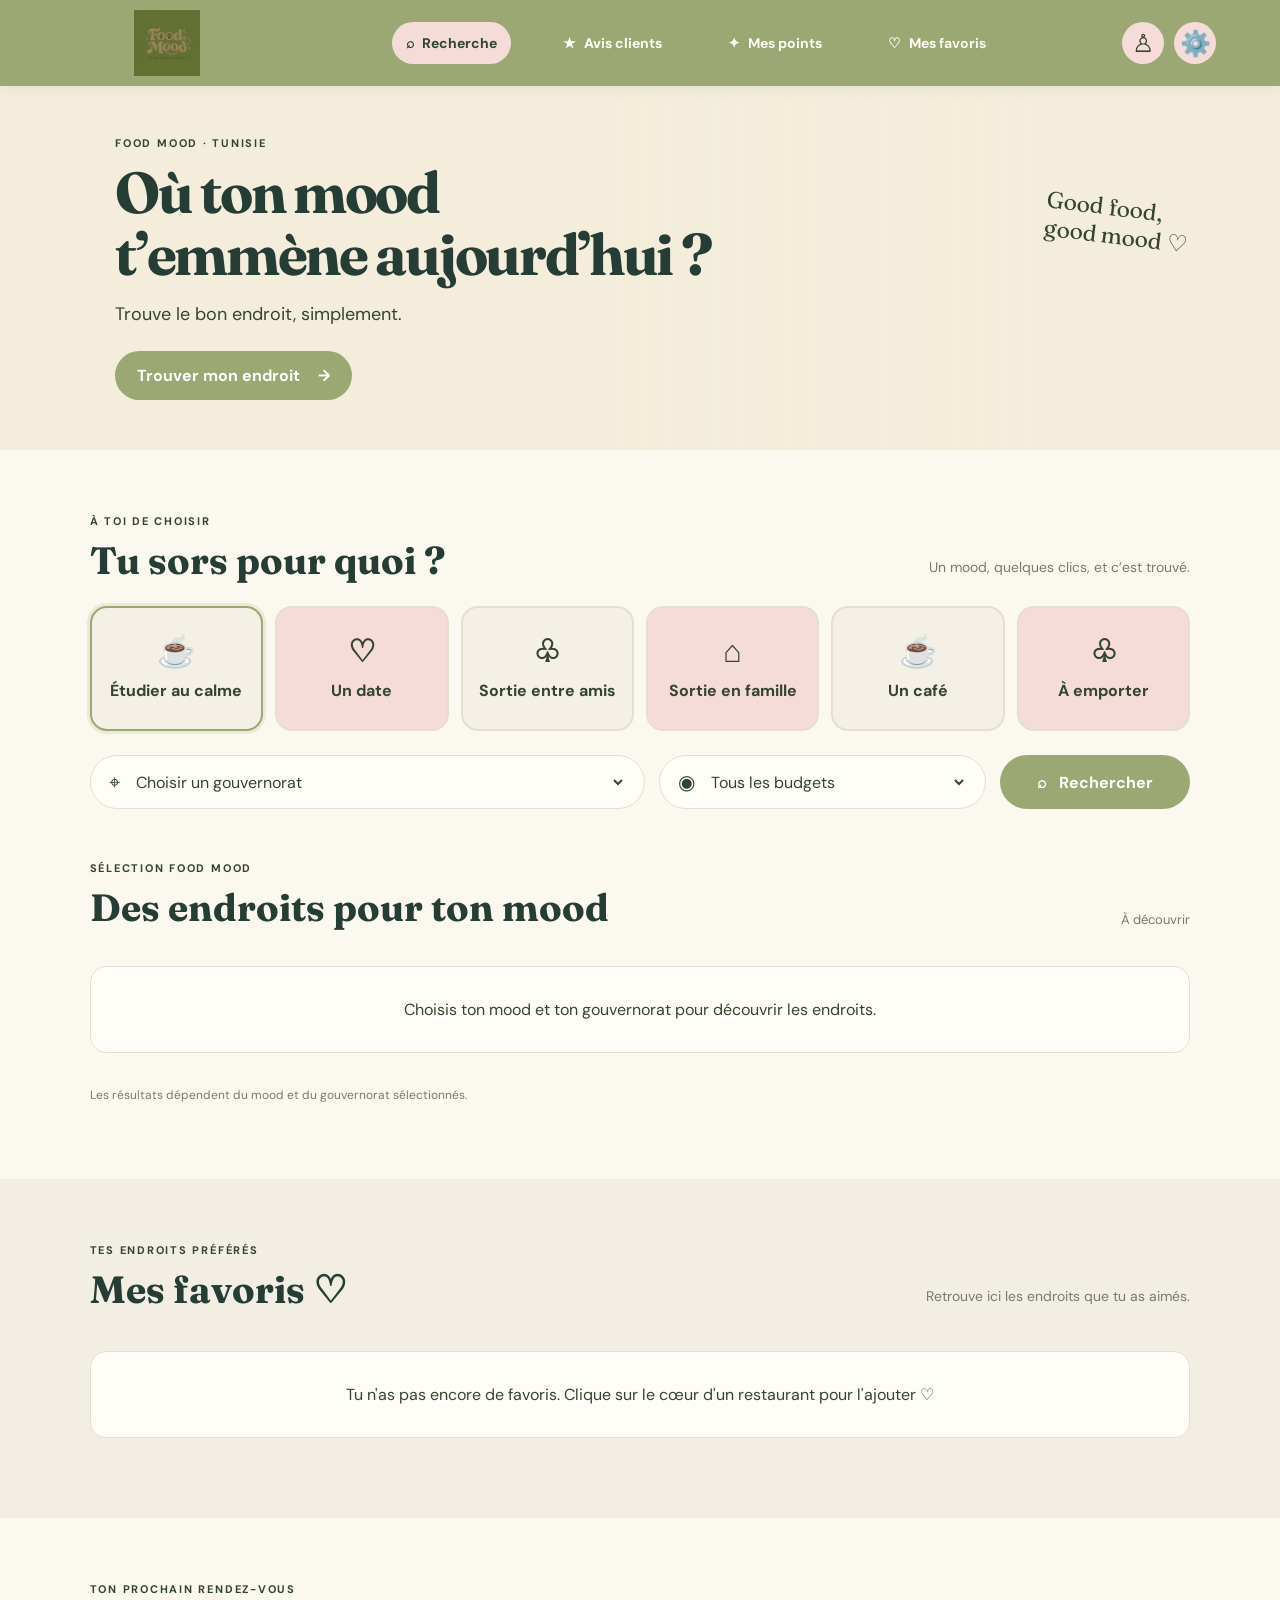
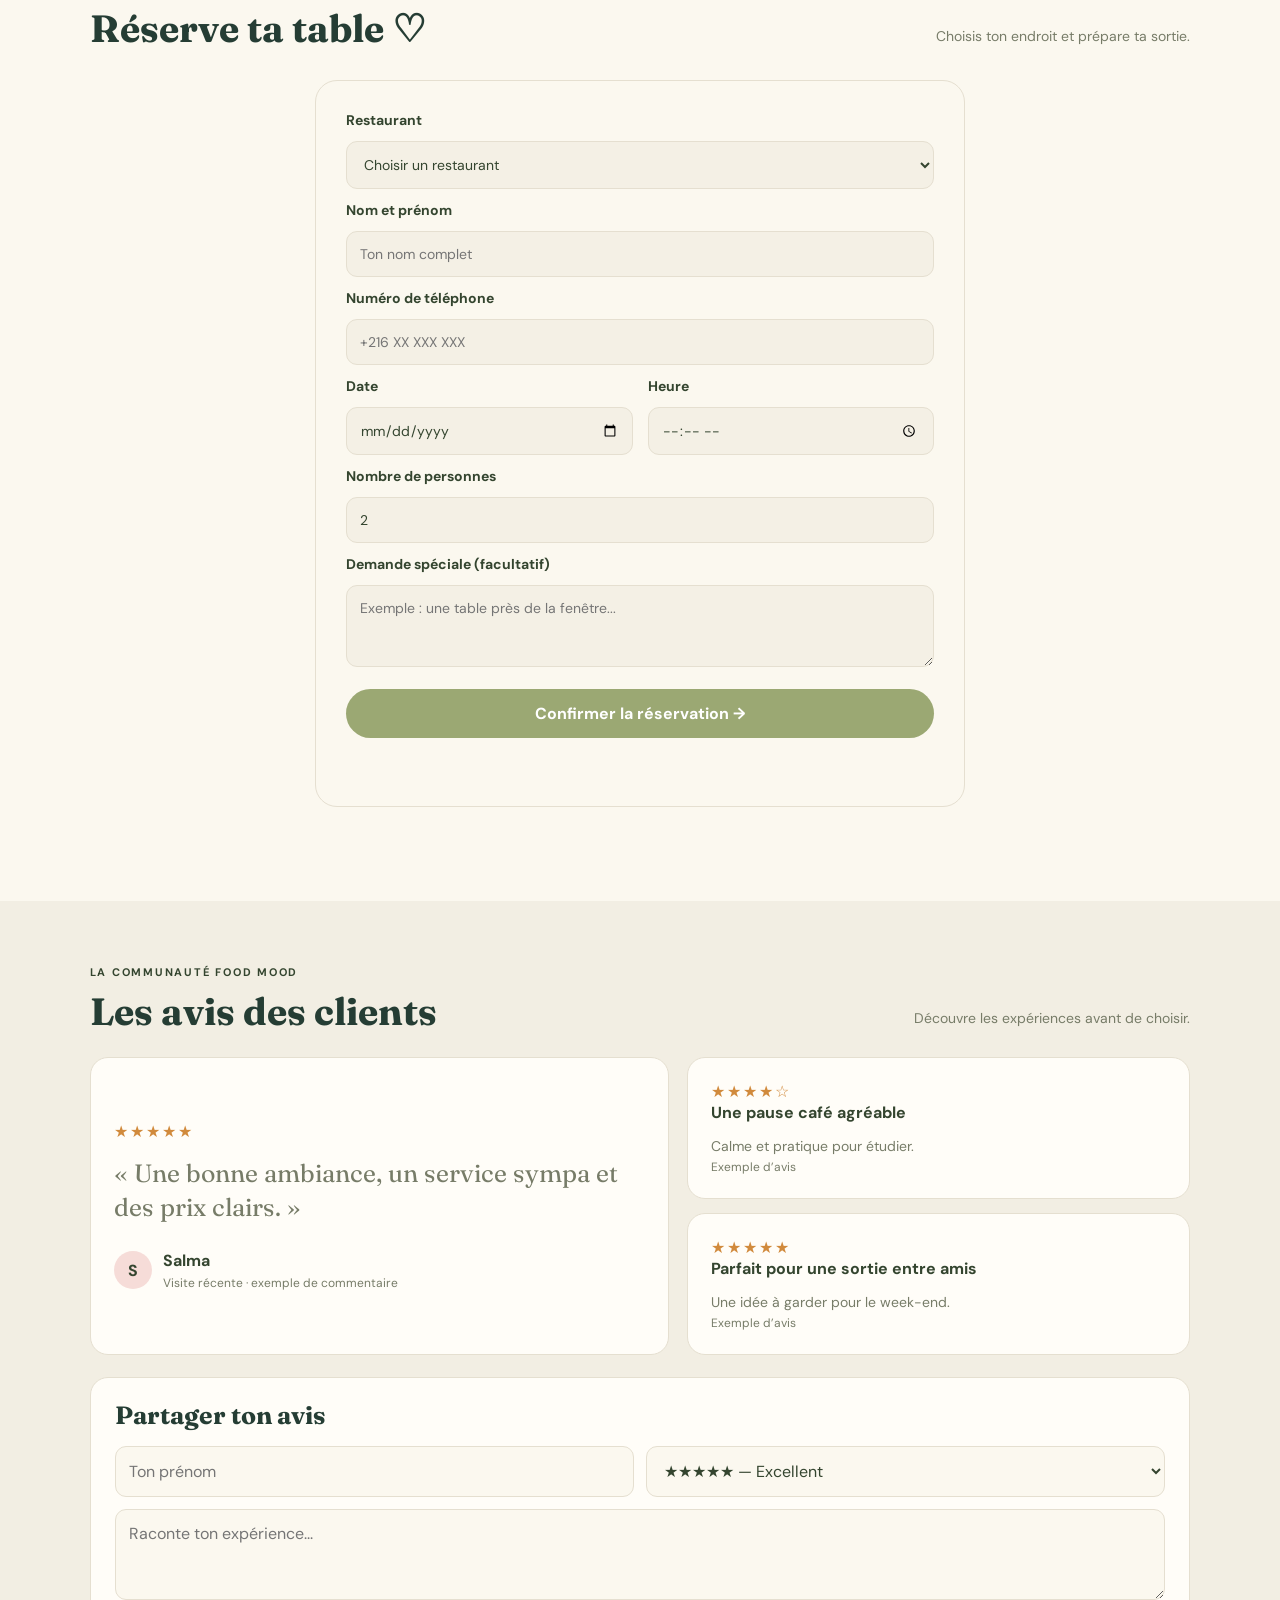
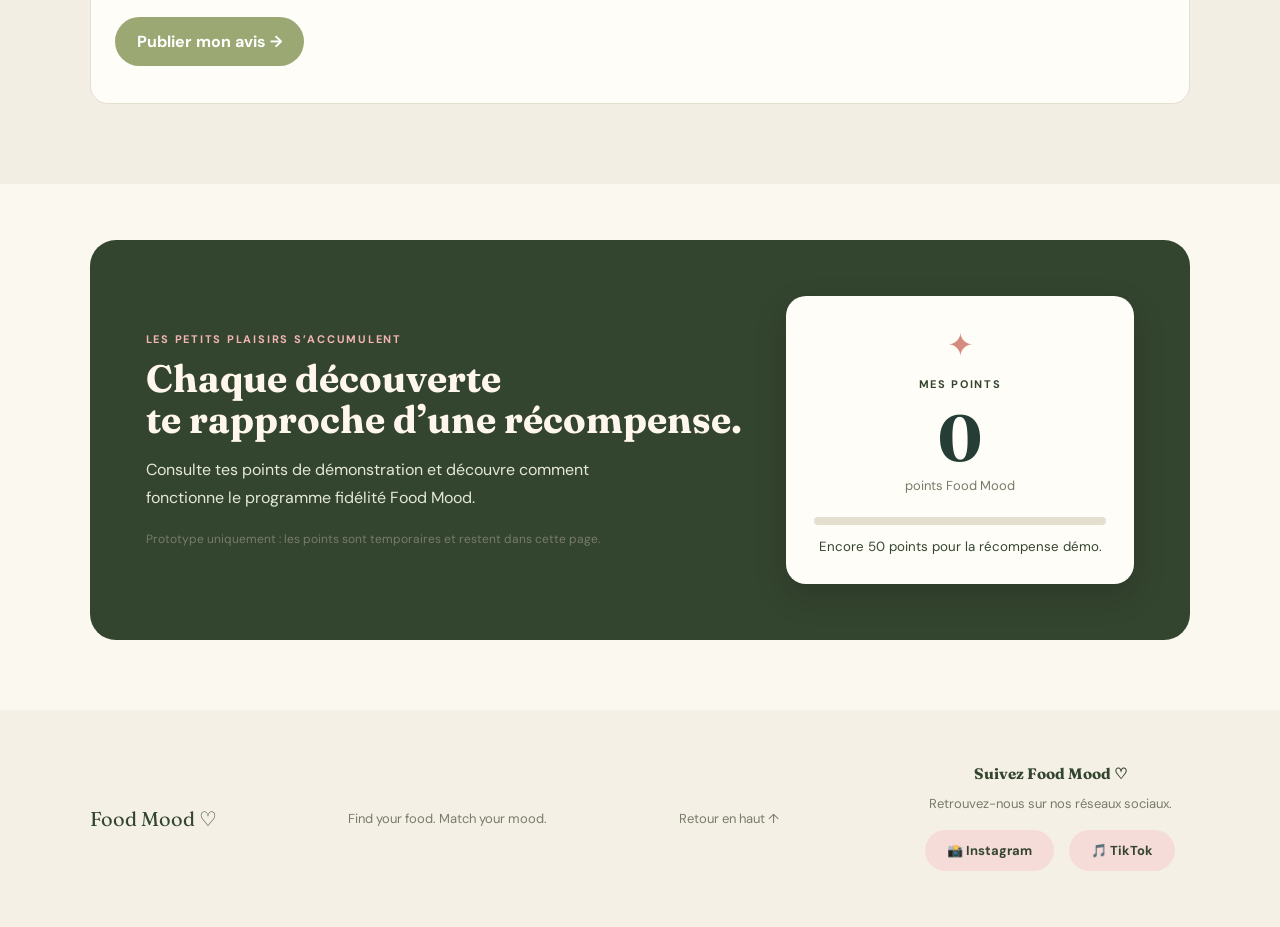
<file: accueil.html>
<!doctype html>
<html lang="fr">
<head>
    <meta charset="UTF-8">
    <meta name="viewport" content="width=device-width, initial-scale=1.0">
    <meta name="description" content="Food Mood — Trouve un restaurant selon ton humeur à Sousse.">

    <title>Food Mood — Find your food. Match your mood.</title>

    <link rel="icon" href="logo.jpeg">
    <link rel="stylesheet" href="style.css">

    <link rel="preconnect" href="https://fonts.googleapis.com">
    <link rel="preconnect" href="https://fonts.gstatic.com" crossorigin>

    <link href="https://fonts.googleapis.com/css2?family=DM+Sans:wght@400;500;600;700&family=Fraunces:wght@600;700&display=swap" rel="stylesheet">
</head>

<body>

<!-- HEADER -->
<header class="topbar">

    <a class="brand" href="#accueil" aria-label="Food Mood, accueil">
        <img src="logo.jpeg" alt="Logo Food Mood">
    </a>

    <nav aria-label="Navigation principale">
        <a class="nav-link active" href="#recherche">⌕ <span>Recherche</span></a>
        <a class="nav-link" href="#avis">★ <span>Avis clients</span></a>
        <a class="nav-link" href="#points">✦ <span>Mes points</span></a>
        <a class="nav-link" href="#favoris">♡ <span>Mes favoris</span></a>
    </nav>

    <div class="header-actions">
        <button class="profile-btn" id="profileBtn" aria-label="Mon profil">♙</button>
        <button class="profile-btn" id="settingsBtn" aria-label="Paramètres">⚙️</button>
    </div>

</header>


<main id="accueil">

    <!-- HERO -->
    <section class="hero">

        <div class="hero-copy">

            <p class="eyebrow">FOOD MOOD · TUNISIE</p>

            <h1>Où ton mood<br>t’emmène aujourd’hui&nbsp;?</h1>

            <p class="hero-subtitle">Trouve le bon endroit, simplement.</p>

            <a class="primary-btn" href="#recherche">
                Trouver mon endroit <span>→</span>
            </a>

        </div>

        <div class="hero-image" role="img" aria-label="Un repas coloré et appétissant"></div>

        <span class="hero-doodle">
            Good food,<br>good mood ♡
        </span>

    </section>


    <!-- RECHERCHE -->
    <section class="section search-section" id="recherche">

        <div class="section-heading">

            <div>
                <p class="eyebrow">À TOI DE CHOISIR</p>
                <h2>Tu sors pour quoi&nbsp;?</h2>
            </div>

            <p class="section-note">
                Un mood, quelques clics, et c’est trouvé.
            </p>

        </div>


        <!-- MOODS -->
        <div class="mood-grid" role="group" aria-label="Choisir une humeur">

            <button class="mood-card selected" data-mood="study">
                <span class="mood-icon">☕</span>
                <span>Étudier au calme</span>
            </button>

            <button class="mood-card" data-mood="date">
                <span class="mood-icon">♡</span>
                <span>Un date</span>
            </button>

            <button class="mood-card" data-mood="friends">
                <span class="mood-icon">♧</span>
                <span>Sortie entre amis</span>
            </button>

            <button class="mood-card" data-mood="family">
                <span class="mood-icon">⌂</span>
                <span>Sortie en famille</span>
            </button>

            <button class="mood-card" data-mood="coffee">
                <span class="mood-icon">☕</span>
                <span>Un café</span>
            </button>

            <button class="mood-card" data-mood="takeaway">
                <span class="mood-icon">♧</span>
                <span>À emporter</span>
            </button>

        </div>


        <!-- FILTRES -->
        <form class="filters" id="searchForm">

            <label class="input-wrap select-wrap">

                <span>⌖</span>

                <select id="governorateSelect" required>

                    <option value="">Choisir un gouvernorat</option>

                    <option value="Tunis">Tunis</option>
                    <option value="Ariana">Ariana</option>
                    <option value="Ben Arous">Ben Arous</option>
                    <option value="Manouba">Manouba</option>
                    <option value="Nabeul">Nabeul</option>
                    <option value="Zaghouan">Zaghouan</option>
                    <option value="Bizerte">Bizerte</option>
                    <option value="Béja">Béja</option>
                    <option value="Jendouba">Jendouba</option>
                    <option value="Le Kef">Le Kef</option>
                    <option value="Siliana">Siliana</option>
                    <option value="Sousse">Sousse</option>
                    <option value="Monastir">Monastir</option>
                    <option value="Mahdia">Mahdia</option>
                    <option value="Sfax">Sfax</option>
                    <option value="Kairouan">Kairouan</option>
                    <option value="Kasserine">Kasserine</option>
                    <option value="Sidi Bouzid">Sidi Bouzid</option>
                    <option value="Gabès">Gabès</option>
                    <option value="Médenine">Médenine</option>
                    <option value="Tataouine">Tataouine</option>
                    <option value="Gafsa">Gafsa</option>
                    <option value="Tozeur">Tozeur</option>
                    <option value="Kébili">Kébili</option>

                </select>

            </label>


            <label class="input-wrap select-wrap">

                <span>◉</span>

                <select id="budgetSelect" aria-label="Budget">

                    <option value="all">Tous les budgets</option>
                    <option value="low">Petit budget · moins de 15 DT</option>
                    <option value="mid">15–30 DT</option>
                    <option value="high">Plus de 30 DT</option>

                </select>

            </label>


            <button class="search-btn" type="submit">
                ⌕ &nbsp; Rechercher
            </button>

        </form>


        <!-- RESULTATS -->
        <div class="results-heading">

            <div>
                <p class="eyebrow">SÉLECTION FOOD MOOD</p>
                <h2 id="resultsTitle">Des endroits pour ton mood</h2>
            </div>

            <span id="resultCount" class="result-count">6 endroits</span>

        </div>

        <div id="restaurantGrid" class="restaurant-grid" aria-live="polite"></div>

        <p class="demo-note">
            Les résultats dépendent du mood et du gouvernorat sélectionnés.
        </p>

    </section>


    <!-- MES FAVORIS -->
    <section class="section favorites-section" id="favoris">

        <div class="section-heading">

            <div>
                <p class="eyebrow">TES ENDROITS PRÉFÉRÉS</p>
                <h2>Mes favoris ♡</h2>
            </div>

            <p class="section-note">
                Retrouve ici les endroits que tu as aimés.
            </p>

        </div>

        <div id="favoritesGrid" class="restaurant-grid" aria-live="polite">

            <p class="empty-state">
                Tu n'as pas encore de favoris.
                Clique sur le cœur d'un restaurant pour l'ajouter ♡
            </p>

        </div>

    </section>


    <!-- RÉSERVATION -->
    <section class="section reservation-section" id="reservation">

        <div class="section-heading">
            <div>
                <p class="eyebrow">TON PROCHAIN RENDEZ-VOUS</p>
                <h2>Réserve ta table ♡</h2>
            </div>

            <p class="section-note">
                Choisis ton endroit et prépare ta sortie.
            </p>
        </div>

        <form id="reservationForm" class="reservation-form">

            <label for="reservationRestaurant">Restaurant</label>
            <select id="reservationRestaurant" required>
                <option value="">Choisir un restaurant</option>
            </select>

            <label for="reservationName">Nom et prénom</label>
            <input
                type="text"
                id="reservationName"
                placeholder="Ton nom complet"
                maxlength="80"
                required
            >

            <label for="reservationPhone">Numéro de téléphone</label>
            <input
                type="tel"
                id="reservationPhone"
                placeholder="+216 XX XXX XXX"
                required
            >

            <div class="reservation-fields">

                <div>
                    <label for="reservationDate">Date</label>
                    <input type="date" id="reservationDate" required>
                </div>

                <div>
                    <label for="reservationTime">Heure</label>
                    <input type="time" id="reservationTime" required>
                </div>

            </div>

            <label for="reservationGuests">Nombre de personnes</label>
            <input
                type="number"
                id="reservationGuests"
                min="1"
                max="20"
                value="2"
                required
            >

            <label for="reservationRequest">
                Demande spéciale (facultatif)
            </label>

            <textarea
                id="reservationRequest"
                rows="3"
                maxlength="300"
                placeholder="Exemple : une table près de la fenêtre..."
            ></textarea>

            <button type="submit" class="primary-btn">
                Confirmer la réservation →
            </button>

            <p id="reservationMessage"
               class="form-message"
               aria-live="polite"></p>

        </form>

    </section>


    <!-- AVIS CLIENTS -->
    <section class="section review-section" id="avis">

        <div class="section-heading">

            <div>
                <p class="eyebrow">LA COMMUNAUTÉ FOOD MOOD</p>
                <h2>Les avis des clients</h2>
            </div>

            <p class="section-note">
                Découvre les expériences avant de choisir.
            </p>

        </div>


        <div class="review-layout">

            <div class="review-card featured-review">

                <div class="review-stars">★★★★★</div>

                <p class="review-quote">
                    « Une bonne ambiance, un service sympa et des prix clairs. »
                </p>

                <div class="review-author">

                    <span class="avatar">S</span>

                    <div>
                        <strong>Salma</strong>
                        <small>Visite récente · exemple de commentaire</small>
                    </div>

                </div>

            </div>


            <div class="review-side">

                <div class="review-card">

                    <div class="review-stars">★★★★☆</div>

                    <strong>Une pause café agréable</strong>

                    <p>Calme et pratique pour étudier.</p>

                    <small>Exemple d’avis</small>

                </div>


                <div class="review-card">

                    <div class="review-stars">★★★★★</div>

                    <strong>Parfait pour une sortie entre amis</strong>

                    <p>Une idée à garder pour le week-end.</p>

                    <small>Exemple d’avis</small>

                </div>

            </div>

        </div>


        <!-- FORMULAIRE AVIS -->
        <form class="review-form" id="reviewForm">

            <h3>Partager ton avis</h3>

            <div class="form-row">

                <input id="reviewName"
                       required
                       maxlength="40"
                       placeholder="Ton prénom">

                <select id="reviewRating" aria-label="Note">

                    <option value="5">★★★★★ — Excellent</option>
                    <option value="4">★★★★☆ — Très bien</option>
                    <option value="3">★★★☆☆ — Bien</option>
                    <option value="2">★★☆☆☆ — Moyen</option>
                    <option value="1">★☆☆☆☆ — À améliorer</option>

                </select>

            </div>


            <textarea id="reviewText"
                      required
                      maxlength="300"
                      placeholder="Raconte ton expérience..."
                      rows="3"></textarea>


            <button class="primary-btn" type="submit">
                Publier mon avis →
            </button>

            <p class="form-message" id="reviewMessage" aria-live="polite"></p>

        </form>

        <div id="newReviews" class="new-reviews"></div>

    </section>


    <!-- MES POINTS -->
    <section class="section points-section" id="points">

        <div class="points-panel">

            <div class="points-copy">

                <p class="eyebrow">LES PETITS PLAISIRS S’ACCUMULENT</p>

                <h2>
                    Chaque découverte<br>
                    te rapproche d’une récompense.
                </h2>

                <p>
                    Consulte tes points de démonstration et découvre
                    comment fonctionne le programme fidélité Food Mood.
                </p>

                <small class="demo-note">
                    Prototype uniquement : les points sont temporaires et restent dans cette page.
                </small>

            </div>


            <div class="points-card">

                <span class="points-star">✦</span>

                <p>MES POINTS</p>

                <strong id="pointsBalance">0</strong>

                <span>points Food Mood</span>

                <div class="progress">
                    <span id="pointsProgress"></span>
                </div>

                <small id="pointsHint">
                    Encore 50 points pour la récompense démo.
                </small>

            </div>

        </div>

    </section>

</main>


<!-- FOOTER -->
<footer>

    <a href="#accueil" class="footer-brand">Food Mood ♡</a>

    <span>Find your food. Match your mood.</span>

    <a href="#recherche">Retour en haut ↑</a>

    <div class="footer-social">
        <h3>Suivez Food Mood ♡</h3>
        <p>Retrouvez-nous sur nos réseaux sociaux.</p>

        <div class="social-links">

            <a href="https://www.instagram.com/_food_mood1/"
               target="_blank" rel="noopener noreferrer">
                📸 Instagram
            </a>

            <a href="https://www.tiktok.com/@food_mood010"
               target="_blank" rel="noopener noreferrer">
                🎵 TikTok
            </a>

        </div>
    </div>

</footer>


<!-- ANCIEN DIALOGUE PROFIL : CONSERVÉ POUR COMPATIBILITÉ -->
<dialog id="profileDialog" class="profile-dialog">

    <button class="dialog-close" id="closeDialog" aria-label="Fermer">×</button>

    <p class="eyebrow">BIENVENUE</p>

    <h2>Ton espace Food Mood</h2>

    <p>
        Consulte tes informations personnelles dans les paramètres.
    </p>

    <button class="primary-btn" id="dialogOk">
        J’ai compris
    </button>

</dialog>


<!-- PARAMÈTRES DU SITE -->
<dialog id="settingsDialog" class="profile-dialog">

    <button class="dialog-close" id="closeSettings" aria-label="Fermer">×</button>

    <p class="eyebrow">PERSONNALISATION</p>

    <h2>Paramètres</h2>


    <!-- MON PROFIL : UN SEUL EXEMPLAIRE -->
    <div class="user-profile-settings">

        <h3 class="settings-subtitle">Mon profil 👤</h3>

        <div class="profile-photo-container">
            <img
                id="settingsAvatar"
                src="logo.jpeg"
                alt="Photo de profil"
            >
        </div>

        <label for="avatarInput" class="primary-btn">
            📷 Ajouter une photo
        </label>

        <input
            type="file"
            id="avatarInput"
            accept="image/*"
            hidden
        >

        <label for="settingsFullName">Nom complet</label>
<input
    type="text"
    id="settingsFullName"
    placeholder="Nom et prénom"
    maxlength="80"
>

        <p id="settingsEmail"></p>

        <button type="button" id="saveProfileBtn" class="primary-btn">
            Enregistrer la photo
        </button>

        <p id="profileMessage" class="form-message"></p>

    </div>

    <hr class="settings-divider">


    <!-- THÈMES -->
    <h3 class="settings-subtitle">Apparence du site 🎨</h3>

    <p>Choisis le thème que tu préfères.</p>

    <div class="theme-options">

        <button type="button" data-theme-choice="light">
            ☀️ Mode clair
        </button>

        <button type="button" data-theme-choice="dark">
            🌙 Mode sombre
        </button>

        <button type="button" data-theme-choice="pink">
            🌸 Mode rose
        </button>

        <button type="button" data-theme-choice="blue">
            💧 Mode bleu
        </button>

        <button type="button" data-theme-choice="beige">
            🤎 Mode beige
        </button>

    </div>


    <hr class="settings-divider">


    <!-- SÉCURITÉ -->
    <h3 class="settings-subtitle">Sécurité du compte 🔐</h3>

    <form id="passwordForm" class="password-form">

        <label for="currentPassword">Mot de passe actuel</label>

        <input
            type="password"
            id="currentPassword"
            placeholder="Entrer le mot de passe actuel"
            required
        >


        <label for="newPassword">Nouveau mot de passe</label>

        <input
            type="password"
            id="newPassword"
            minlength="8"
            placeholder="Minimum 8 caractères"
            required
        >


        <label for="confirmPassword">Confirmer le nouveau mot de passe</label>

        <input
            type="password"
            id="confirmPassword"
            minlength="8"
            placeholder="Confirmer le nouveau mot de passe"
            required
        >


        <button type="submit" class="primary-btn">
            Modifier le mot de passe
        </button>

        <p id="passwordMessage" class="form-message" aria-live="polite"></p>

    </form>


    <hr class="settings-divider">


    <!-- DÉCONNEXION -->
    <h3 class="settings-subtitle">Session</h3>

    <button type="button" id="logoutBtn" class="logout-btn">
        ↪ Se déconnecter
    </button>


    <button class="primary-btn" id="closeSettingsBtn" type="button">
        Fermer
    </button>

</dialog>


<!-- JAVASCRIPT DU SITE -->
<script src="script.js"></script>

</body>
</html>
</file>
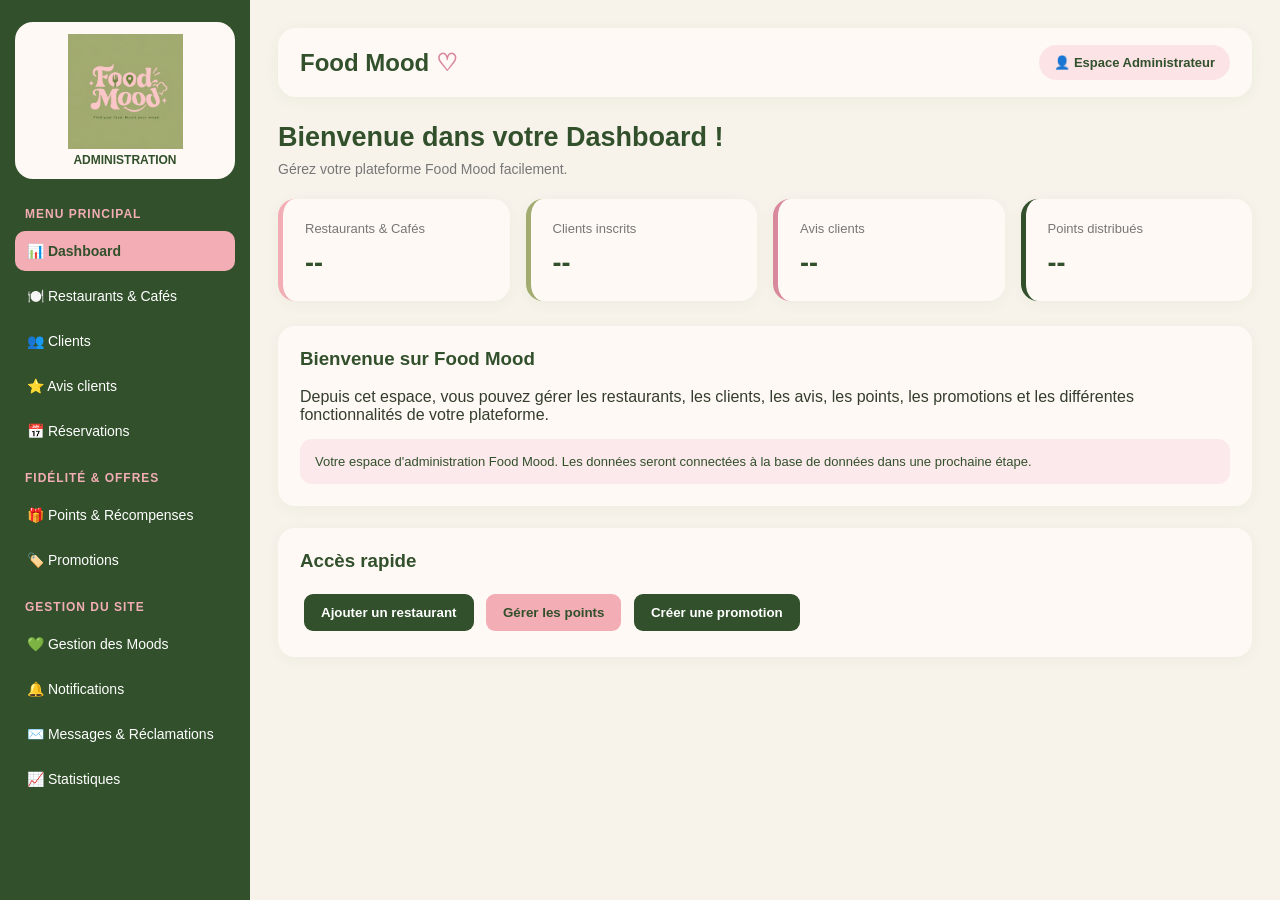
<file: admin.html>
<!DOCTYPE html>
<html lang="fr">
<head>
<meta charset="UTF-8">
<meta name="viewport" content="width=device-width, initial-scale=1.0">
<title>Food Mood - Administration</title>

<style>
:root {
    --green: #31502B;
    --olive: #A2AC70;
    --pink: #F3ADB5;
    --rose: #D9899C;
    --cream: #FFF9F5;
    --white: #FFFFFF;
    --text: #343D2D;
    --light: #F7F3EA;
}

* {
    margin: 0;
    padding: 0;
    box-sizing: border-box;
    font-family: Arial, sans-serif;
}

body {
    background: var(--light);
    color: var(--text);
}

.layout {
    display: flex;
    min-height: 100vh;
}

/* SIDEBAR */

.sidebar {
    width: 250px;
    background: var(--green);
    color: white;
    padding: 22px 15px;
    position: fixed;
    height: 100vh;
    overflow-y: auto;
}

.logo-area {
    background: var(--cream);
    border-radius: 18px;
    padding: 12px;
    text-align: center;
    margin-bottom: 28px;
}

.logo-area img {
    width: 145px;
    height: 115px;
    object-fit: contain;
}

.logo-area p {
    color: var(--green);
    font-size: 12px;
    font-weight: bold;
}

.sidebar h3 {
    font-size: 12px;
    color: var(--pink);
    margin: 20px 10px 10px;
    letter-spacing: 1px;
}

.nav-link {
    display: block;
    padding: 12px;
    margin: 5px 0;
    color: white;
    text-decoration: none;
    border-radius: 10px;
    cursor: pointer;
    font-size: 14px;
    transition: .2s;
}

.nav-link:hover,
.nav-link.active {
    background: var(--pink);
    color: var(--green);
    font-weight: bold;
}

/* MAIN */

.main {
    margin-left: 250px;
    width: calc(100% - 250px);
    padding: 28px;
}

.topbar {
    background: var(--cream);
    border-radius: 18px;
    padding: 17px 22px;
    display: flex;
    justify-content: space-between;
    align-items: center;
    gap: 15px;
    margin-bottom: 25px;
    box-shadow: 0 3px 15px #31502b0d;
}

.topbar h2 {
    color: var(--green);
}

.admin-label {
    background: #FCE3E6;
    color: var(--green);
    padding: 10px 15px;
    border-radius: 25px;
    font-size: 13px;
    font-weight: bold;
}

.page {
    display: none;
}

.page.active {
    display: block;
}

.page-title {
    margin-bottom: 22px;
}

.page-title h1 {
    color: var(--green);
    margin-bottom: 8px;
    font-size: 27px;
}

.page-title p {
    color: #777;
    font-size: 14px;
}

/* DASHBOARD CARDS */

.stats {
    display: grid;
    grid-template-columns: repeat(4, 1fr);
    gap: 16px;
    margin-bottom: 25px;
}

.stat-card {
    background: var(--cream);
    padding: 22px;
    border-radius: 17px;
    border-left: 5px solid var(--pink);
    box-shadow: 0 3px 15px #31502b0b;
}

.stat-card:nth-child(2) {
    border-left-color: var(--olive);
}

.stat-card:nth-child(3) {
    border-left-color: var(--rose);
}

.stat-card:nth-child(4) {
    border-left-color: var(--green);
}

.stat-card p {
    color: #777;
    font-size: 13px;
    margin-bottom: 12px;
}

.stat-card h2 {
    color: var(--green);
    font-size: 27px;
}

/* CONTENT BOXES */

.content-box {
    background: var(--cream);
    padding: 22px;
    border-radius: 17px;
    margin-bottom: 22px;
    box-shadow: 0 3px 15px #31502b0b;
}

.content-box h3 {
    color: var(--green);
    margin-bottom: 18px;
}

table {
    width: 100%;
    border-collapse: collapse;
    min-width: 550px;
}

.table-wrap {
    overflow-x: auto;
}

th, td {
    padding: 14px 12px;
    text-align: left;
    border-bottom: 1px solid #eee5dc;
    font-size: 13px;
}

th {
    color: var(--green);
    background: #F5EDE4;
}

.status {
    background: #E5EEDB;
    color: var(--green);
    padding: 6px 10px;
    border-radius: 20px;
    font-size: 11px;
}

/* BUTTONS AND FORMS */

.btn {
    border: none;
    padding: 11px 17px;
    border-radius: 9px;
    background: var(--green);
    color: white;
    cursor: pointer;
    font-weight: bold;
    margin: 4px;
}

.btn:hover {
    background: var(--olive);
    color: var(--green);
}

.btn-pink {
    background: var(--pink);
    color: var(--green);
}

.form-grid {
    display: grid;
    grid-template-columns: repeat(2, 1fr);
    gap: 16px;
}

.field {
    display: flex;
    flex-direction: column;
    gap: 8px;
}

.field label {
    color: var(--green);
    font-size: 13px;
    font-weight: bold;
}

.field input,
.field select,
.field textarea {
    padding: 12px;
    border: 1px solid #e6ded5;
    border-radius: 9px;
    background: white;
    outline: none;
    width: 100%;
}

.field input:focus,
.field select:focus,
.field textarea:focus {
    border-color: var(--rose);
}

.field textarea {
    min-height: 90px;
    resize: vertical;
}

.full {
    grid-column: 1 / -1;
}

.info {
    background: #FCE9EB;
    padding: 15px;
    border-radius: 12px;
    color: var(--green);
    font-size: 13px;
    margin-top: 15px;
}

/* RESERVATIONS */

.reservation-admin-card {
    background: var(--white);
    border: 1px solid #e5dfd0;
    border-radius: 15px;
    padding: 20px;
    margin: 15px 0;
    box-shadow: 0 3px 12px #31502b0b;
}

.reservation-admin-card h3 {
    color: var(--green);
    margin-bottom: 15px;
}

.reservation-admin-card p {
    margin: 10px 0;
    line-height: 1.5;
    font-size: 14px;
}

.reservation-admin-actions {
    display: flex;
    gap: 10px;
    margin-top: 18px;
}

.reservation-admin-actions button {
    border: none;
    padding: 11px 20px;
    border-radius: 9px;
    cursor: pointer;
    color: white;
    background: var(--green);
    font-weight: bold;
}

.reservation-admin-actions button:last-child {
    background: #bd6666;
}

.reservation-admin-actions button:hover {
    opacity: .85;
}

.status-pending {
    color: #a87522;
    font-weight: bold;
}

.status-accepted {
    color: #32804b;
    font-weight: bold;
}

.status-refused {
    color: #bd5555;
    font-weight: bold;
}

.empty-reservations {
    padding: 20px;
    text-align: center;
    color: #777;
    background: white;
    border-radius: 12px;
}

@media(max-width: 950px) {
    .stats {
        grid-template-columns: repeat(2, 1fr);
    }
}

@media(max-width: 650px) {
    .sidebar {
        width: 75px;
        padding: 12px 7px;
    }

    .logo-area img {
        width: 48px;
        height: 48px;
    }

    .logo-area p,
    .sidebar h3,
    .nav-link span {
        display: none;
    }

    .nav-link {
        text-align: center;
        font-size: 19px;
    }

    .main {
        margin-left: 75px;
        width: calc(100% - 75px);
        padding: 13px;
    }

    .stats {
        grid-template-columns: 1fr;
    }

    .form-grid {
        grid-template-columns: 1fr;
    }

    .topbar {
        flex-wrap: wrap;
    }

    .reservation-admin-actions {
        flex-direction: column;
    }
}
</style>
</head>

<body>

<div class="layout">

<!-- SIDEBAR -->

<aside class="sidebar">

    <div class="logo-area">
        <img src="logo.jpeg" alt="Food Mood Logo">
        <p>ADMINISTRATION</p>
    </div>

    <h3>MENU PRINCIPAL</h3>

    <a class="nav-link active" onclick="showPage('dashboard',this)">📊 <span>Dashboard</span></a>

    <a class="nav-link" onclick="showPage('restaurants',this)">🍽️ <span>Restaurants & Cafés</span></a>

    <a class="nav-link" onclick="showPage('clients',this)">👥 <span>Clients</span></a>

    <a class="nav-link" onclick="showPage('avis',this)">⭐ <span>Avis clients</span></a>

    <a class="nav-link" onclick="showPage('reservations',this)">📅 <span>Réservations</span></a>

    <h3>FIDÉLITÉ & OFFRES</h3>

    <a class="nav-link" onclick="showPage('points',this)">🎁 <span>Points & Récompenses</span></a>

    <a class="nav-link" onclick="showPage('promotions',this)">🏷️ <span>Promotions</span></a>

    <h3>GESTION DU SITE</h3>

    <a class="nav-link" onclick="showPage('moods',this)">💚 <span>Gestion des Moods</span></a>

    <a class="nav-link" onclick="showPage('notifications',this)">🔔 <span>Notifications</span></a>

    <a class="nav-link" onclick="showPage('messages',this)">✉️ <span>Messages & Réclamations</span></a>

    <a class="nav-link" onclick="showPage('statistiques',this)">📈 <span>Statistiques</span></a>

</aside>


<!-- MAIN CONTENT -->

<main class="main">

    <header class="topbar">
        <h2>Food Mood <span style="color:#D9899C">♡</span></h2>
        <div class="admin-label">👤 Espace Administrateur</div>
    </header>


    <!-- DASHBOARD -->

    <section id="dashboard" class="page active">

        <div class="page-title">
            <h1>Bienvenue dans votre Dashboard !</h1>
            <p>Gérez votre plateforme Food Mood facilement.</p>
        </div>

        <div class="stats">

            <div class="stat-card">
                <p>Restaurants & Cafés</p>
                <h2>--</h2>
            </div>

            <div class="stat-card">
                <p>Clients inscrits</p>
                <h2>--</h2>
            </div>

            <div class="stat-card">
                <p>Avis clients</p>
                <h2>--</h2>
            </div>

            <div class="stat-card">
                <p>Points distribués</p>
                <h2>--</h2>
            </div>

        </div>

        <div class="content-box">
            <h3>Bienvenue sur Food Mood</h3>

            <p>
                Depuis cet espace, vous pouvez gérer les restaurants,
                les clients, les avis, les points, les promotions
                et les différentes fonctionnalités de votre plateforme.
            </p>

            <div class="info">
                Votre espace d'administration Food Mood.
                Les données seront connectées à la base de données dans une prochaine étape.
            </div>
        </div>

        <div class="content-box">
            <h3>Accès rapide</h3>

            <button class="btn" onclick="showPage('restaurants')">
                Ajouter un restaurant
            </button>

            <button class="btn btn-pink" onclick="showPage('points')">
                Gérer les points
            </button>

            <button class="btn" onclick="showPage('promotions')">
                Créer une promotion
            </button>
        </div>

    </section>


    <!-- RESTAURANTS -->

    <section id="restaurants" class="page">

        <div class="page-title">
            <h1>🍽️ Restaurants & Cafés</h1>
            <p>Gérer les établissements présents sur Food Mood.</p>
        </div>

        <div class="content-box">
            <h3>Ajouter un établissement</h3>

            <div class="form-grid">

                <div class="field">
                    <label>Nom du restaurant / café</label>
                    <input type="text" placeholder="Nom">
                </div>

                <div class="field">
                    <label>Type</label>
                    <select>
                        <option>Restaurant</option>
                        <option>Café</option>
                    </select>
                </div>

                <div class="field">
                    <label>Gouvernorat</label>
                    <select>
                        <option>Sousse</option>
                        <option>Tunis</option>
                        <option>Monastir</option>
                        <option>Sfax</option>
                        <option>Nabeul</option>
                        <option>Autre</option>
                    </select>
                </div>

                <div class="field">
                    <label>Prix moyen (DT)</label>
                    <input type="number" placeholder="Exemple : 20">
                </div>

                <div class="field full">
                    <label>Adresse</label>
                    <input type="text" placeholder="Adresse de l'établissement">
                </div>

                <div class="field full">
                    <label>Description</label>
                    <textarea placeholder="Description..."></textarea>
                </div>

            </div>

            <button class="btn" type="button"
                onclick="alert('Cette fonction sera connectée à la base de données.')">
                Ajouter
            </button>
        </div>

        <div class="content-box">
            <h3>Liste des établissements</h3>
            <p>Les restaurants ajoutés apparaîtront ici.</p>
        </div>

    </section>


    <!-- CLIENTS -->

    <section id="clients" class="page">

        <div class="page-title">
            <h1>👥 Gestion des clients</h1>
            <p>Consulter les informations des utilisateurs.</p>
        </div>

        <div class="content-box">
            <h3>Liste des clients</h3>

            <div class="table-wrap">
                <table>
                    <tr>
                        <th>Nom</th>
                        <th>Email</th>
                        <th>Téléphone</th>
                        <th>Statut</th>
                    </tr>

                    <tr>
                        <td>Exemple client</td>
                        <td>client@email.com</td>
                        <td>--</td>
                        <td><span class="status">Exemple</span></td>
                    </tr>
                </table>
            </div>
        </div>

    </section>


    <!-- AVIS -->

    <section id="avis" class="page">

        <div class="page-title">
            <h1>⭐ Avis clients</h1>
            <p>Consulter et modérer les avis publiés.</p>
        </div>

        <div class="content-box">
            <h3>Gestion des avis</h3>

            <div class="table-wrap">
                <table>
                    <tr>
                        <th>Client</th>
                        <th>Établissement</th>
                        <th>Note</th>
                        <th>Commentaire</th>
                        <th>Action</th>
                    </tr>

                    <tr>
                        <td>Exemple</td>
                        <td>Exemple café</td>
                        <td>5/5</td>
                        <td>Très bien !</td>
                        <td><span class="status">Exemple</span></td>
                    </tr>
                </table>
            </div>
        </div>

    </section>


    <!-- RESERVATIONS -->

    <section id="reservations" class="page">

        <div class="page-title">
            <h1>📅 Gestion des réservations</h1>
            <p>Consulter, accepter ou refuser les demandes des clients.</p>
        </div>

        <div class="stats">

            <div class="stat-card">
                <p>Total</p>
                <h2 id="reservationTotal">0</h2>
            </div>

            <div class="stat-card">
                <p>En attente</p>
                <h2 id="reservationPending">0</h2>
            </div>

            <div class="stat-card">
                <p>Acceptées</p>
                <h2 id="reservationAccepted">0</h2>
            </div>

            <div class="stat-card">
                <p>Refusées</p>
                <h2 id="reservationRefused">0</h2>
            </div>

        </div>

        <div class="content-box">
            <h3>Demandes reçues</h3>
            <div id="reservationAdminList"></div>
        </div>

    </section>


    <!-- POINTS -->

    <section id="points" class="page">

        <div class="page-title">
            <h1>🎁 Points & Récompenses</h1>
            <p>Gérer les points de fidélité des clients.</p>
        </div>

        <div class="content-box">
            <h3>Modifier les points d'un client</h3>

            <div class="form-grid">

                <div class="field">
                    <label>Email du client</label>
                    <input type="email" placeholder="client@email.com">
                </div>

                <div class="field">
                    <label>Nombre de points</label>
                    <input type="number" placeholder="Exemple : 50">
                </div>

                <div class="field">
                    <label>Opération</label>
                    <select>
                        <option>Ajouter des points</option>
                        <option>Retirer des points</option>
                    </select>
                </div>

                <div class="field">
                    <label>Motif</label>
                    <input type="text" placeholder="Motif de l'opération">
                </div>

            </div>

            <button class="btn"
                onclick="alert('La gestion des points sera connectée à la base de données.')">
                Valider
            </button>
        </div>

        <div class="content-box">
            <h3>Créer une récompense</h3>

            <div class="form-grid">

                <div class="field">
                    <label>Nom de la récompense</label>
                    <input type="text" placeholder="Exemple : Réduction">
                </div>

                <div class="field">
                    <label>Points nécessaires</label>
                    <input type="number" placeholder="Exemple : 100">
                </div>

                <div class="field full">
                    <label>Description</label>
                    <textarea placeholder="Description de la récompense"></textarea>
                </div>

            </div>

            <button class="btn btn-pink"
                onclick="alert('La création des récompenses sera connectée à la base de données.')">
                Créer la récompense
            </button>
        </div>

    </section>


    <!-- PROMOTIONS -->

    <section id="promotions" class="page">

        <div class="page-title">
            <h1>🏷️ Promotions & Codes promo</h1>
            <p>Créer des offres pour les utilisateurs.</p>
        </div>

        <div class="content-box">
            <h3>Nouvelle promotion</h3>

            <div class="form-grid">

                <div class="field">
                    <label>Code promo</label>
                    <input type="text" placeholder="FOODMOOD10">
                </div>

                <div class="field">
                    <label>Réduction (%)</label>
                    <input type="number" placeholder="10">
                </div>

                <div class="field">
                    <label>Date de début</label>
                    <input type="date">
                </div>

                <div class="field">
                    <label>Date de fin</label>
                    <input type="date">
                </div>

            </div>

            <button class="btn">Créer le code promo</button>
        </div>

    </section>


    <!-- MOODS -->

    <section id="moods" class="page">

        <div class="page-title">
            <h1>💚 Gestion des Moods</h1>
            <p>Gérer les catégories proposées aux utilisateurs.</p>
        </div>

        <div class="content-box">
            <h3>Catégories Food Mood</h3>

            <div class="info">📚 Study Mood — Pour étudier et travailler</div>
            <div class="info">❤️ Date Mood — Pour une sortie à deux</div>
            <div class="info">👯 Friends Mood — Pour sortir entre amis</div>
            <div class="info">👨‍👩‍👧 Family Mood — Pour la famille</div>
            <div class="info">☕ Coffee Mood — Pour prendre un café</div>
            <div class="info">🧸 Kids Mood — Pour les sorties avec enfants</div>
        </div>

    </section>


    <!-- NOTIFICATIONS -->

    <section id="notifications" class="page">

        <div class="page-title">
            <h1>🔔 Notifications</h1>
            <p>Préparer les annonces destinées aux clients.</p>
        </div>

        <div class="content-box">
            <h3>Nouvelle notification</h3>

            <div class="form-grid">

                <div class="field full">
                    <label>Titre</label>
                    <input type="text" placeholder="Titre de la notification">
                </div>

                <div class="field full">
                    <label>Message</label>
                    <textarea placeholder="Écrire votre message..."></textarea>
                </div>

            </div>

            <button class="btn">Envoyer</button>
        </div>

    </section>


    <!-- MESSAGES -->

    <section id="messages" class="page">

        <div class="page-title">
            <h1>✉️ Messages & Réclamations</h1>
            <p>Suivre les demandes et les messages des utilisateurs.</p>
        </div>

        <div class="content-box">
            <h3>Boîte de réception</h3>
            <p>Aucun message à afficher pour le moment.</p>
        </div>

    </section>


    <!-- STATISTIQUES -->

    <section id="statistiques" class="page">

        <div class="page-title">
            <h1>📈 Statistiques</h1>
            <p>Suivre les performances de Food Mood.</p>
        </div>

        <div class="stats">

            <div class="stat-card">
                <p>Visites du site</p>
                <h2>--</h2>
            </div>

            <div class="stat-card">
                <p>Inscriptions</p>
                <h2>--</h2>
            </div>

            <div class="stat-card">
                <p>Restaurants consultés</p>
                <h2>--</h2>
            </div>

            <div class="stat-card">
                <p>Avis publiés</p>
                <h2>--</h2>
            </div>

        </div>

        <div class="content-box">
            <h3>Analyse de l'activité</h3>
            <p>Les statistiques réelles apparaîtront après la connexion à la base de données.</p>
        </div>

    </section>

</main>
</div>


<!-- JAVASCRIPT -->

<script>

// =====================================
// NAVIGATION ENTRE LES PAGES
// =====================================

function showPage(pageId, link) {

    document.querySelectorAll(".page").forEach(page => {
        page.classList.remove("active");
    });

    document.querySelectorAll(".nav-link").forEach(item => {
        item.classList.remove("active");
    });

    const selectedPage = document.getElementById(pageId);

    if (!selectedPage) return;

    selectedPage.classList.add("active");

    if (link) {
        link.classList.add("active");
    } else {
        document.querySelectorAll(".nav-link").forEach(item => {
            if (
                item.getAttribute("onclick") &&
                item.getAttribute("onclick").includes(pageId)
            ) {
                item.classList.add("active");
            }
        });
    }

    if (pageId === "reservations") {
        renderAdminReservations();
    }

    window.scrollTo(0, 0);
}


// =====================================
// RÉCUPÉRER LES RÉSERVATIONS
// =====================================

function getAdminReservations() {

    try {

        const data = JSON.parse(
            localStorage.getItem("foodMoodReservations") || "[]"
        );

        return Array.isArray(data) ? data : [];

    } catch (error) {

        return [];

    }
}


// =====================================
// SÉCURISER L'AFFICHAGE DU TEXTE
// =====================================

function escapeHTML(value) {

    return String(value ?? "").replace(/[&<>"']/g, char => ({
        "&": "&amp;",
        "<": "&lt;",
        ">": "&gt;",
        '"': "&quot;",
        "'": "&#39;"
    })[char]);

}


// =====================================
// AFFICHER LES RÉSERVATIONS
// =====================================

function renderAdminReservations() {

    const list = document.getElementById("reservationAdminList");

    if (!list) return;

    const reservations = getAdminReservations();

    const total = document.getElementById("reservationTotal");
    const pending = document.getElementById("reservationPending");
    const accepted = document.getElementById("reservationAccepted");
    const refused = document.getElementById("reservationRefused");

    if (total) {
        total.textContent = reservations.length;
    }

    if (pending) {
        pending.textContent = reservations.filter(
            r => r.status === "pending" || !r.status
        ).length;
    }

    if (accepted) {
        accepted.textContent = reservations.filter(
            r => r.status === "accepted"
        ).length;
    }

    if (refused) {
        refused.textContent = reservations.filter(
            r => r.status === "refused"
        ).length;
    }

    if (reservations.length === 0) {

        list.innerHTML = `
            <div class="empty-reservations">
                Aucune demande de réservation pour le moment.
            </div>
        `;

        return;
    }

    list.innerHTML = reservations.map(r => {

        const status = ["pending", "accepted", "refused"].includes(r.status)
            ? r.status
            : "pending";

        const statusText = {
            pending: "En attente",
            accepted: "Acceptée",
            refused: "Refusée"
        };

        return `
            <div class="reservation-admin-card">

                <h3>📅 Demande de réservation</h3>

                <p>
                    <strong>Restaurant :</strong>
                    ${escapeHTML(r.restaurant)}
                </p>

                <p>
                    <strong>Client :</strong>
                    ${escapeHTML(r.name)}
                </p>

                <p>
                    <strong>Téléphone :</strong>
                    ${escapeHTML(r.phone)}
                </p>

                <p>
                    <strong>Date :</strong>
                    ${escapeHTML(r.date)}
                </p>

                <p>
                    <strong>Heure :</strong>
                    ${escapeHTML(r.time)}
                </p>

                <p>
                    <strong>Nombre de personnes :</strong>
                    ${escapeHTML(r.guests)}
                </p>

                <p>
                    <strong>Demande spéciale :</strong>
                    ${escapeHTML(r.request || "Aucune")}
                </p>

                <p>
                    <strong>Statut :</strong>
                    <span class="status-${status}">
                        ${statusText[status]}
                    </span>
                </p>

                ${status === "pending" ? `

                    <div class="reservation-admin-actions">

                        <button
                            type="button"
                            onclick="updateReservationStatus(${Number(r.id)}, 'accepted')"
                        >
                            ✓ Accepter
                        </button>

                        <button
                            type="button"
                            onclick="updateReservationStatus(${Number(r.id)}, 'refused')"
                        >
                            ✕ Refuser
                        </button>

                    </div>

                ` : ""}

            </div>
        `;

    }).join("");

}


// =====================================
// ACCEPTER OU REFUSER UNE RÉSERVATION
// =====================================

function updateReservationStatus(id, newStatus) {

    if (!["accepted", "refused"].includes(newStatus)) {
        return;
    }

    const reservations = getAdminReservations();

    const reservation = reservations.find(
        r => Number(r.id) === Number(id)
    );

    if (!reservation) {
        alert("Réservation introuvable.");
        return;
    }

    reservation.status = newStatus;

    try {

        localStorage.setItem(
            "foodMoodReservations",
            JSON.stringify(reservations)
        );

        renderAdminReservations();

    } catch (error) {

        alert("Impossible de modifier cette réservation.");

    }

}


// =====================================
// ACTUALISER SI UNE AUTRE PAGE AJOUTE
// UNE NOUVELLE RÉSERVATION
// =====================================

window.addEventListener("storage", function(event) {

    if (event.key === "foodMoodReservations") {
        renderAdminReservations();
    }

});


// Afficher les réservations au chargement
renderAdminReservations();

</script>

</body>
</html>
</file>
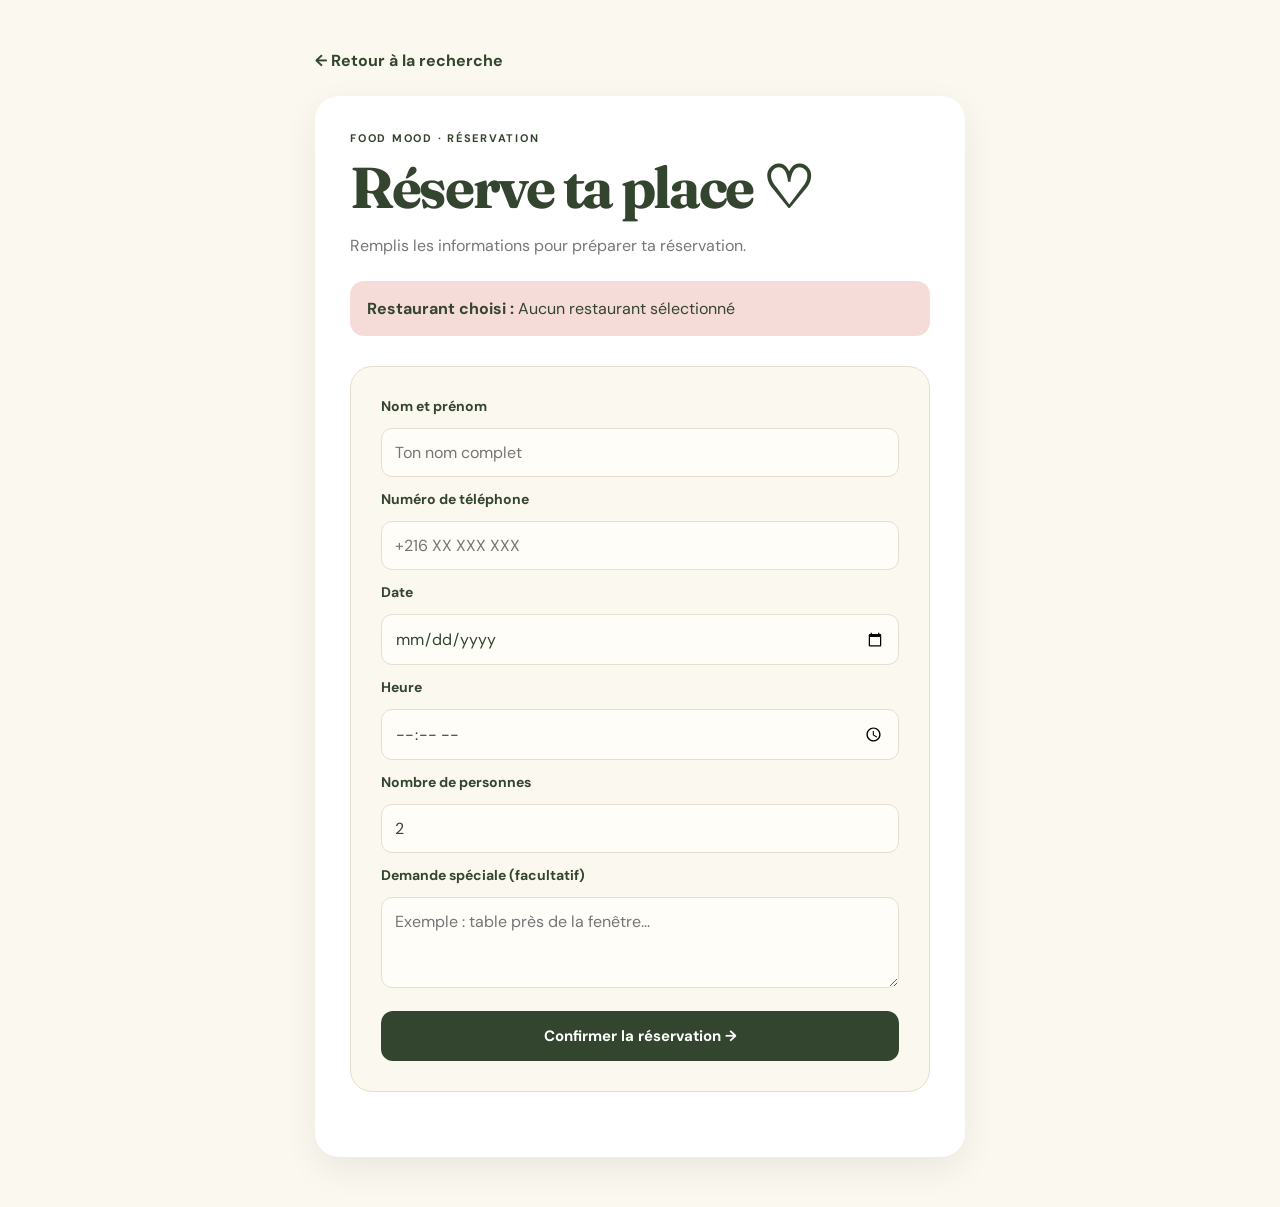
<file: reservation.html>
<!DOCTYPE html>
<html lang="fr">
<head>
    <meta charset="UTF-8">
    <meta name="viewport" content="width=device-width, initial-scale=1.0">

    <title>Réservation — Food Mood</title>

    <link rel="stylesheet" href="style.css">

    <link rel="preconnect" href="https://fonts.googleapis.com">
    <link rel="preconnect" href="https://fonts.gstatic.com" crossorigin>

    <link href="https://fonts.googleapis.com/css2?family=DM+Sans:wght@400;500;600;700&family=Fraunces:wght@600;700&display=swap" rel="stylesheet">

    <style>
        .reservation-page {
            min-height: 100vh;
            padding: 50px 20px;
            background: var(--cream, #fbf8ef);
        }

        .reservation-container {
            max-width: 650px;
            margin: auto;
        }

        .reservation-back {
            display: inline-block;
            margin-bottom: 25px;
            color: var(--olive-dark, #34452f);
            text-decoration: none;
            font-weight: 700;
        }

        .reservation-card {
            background: white;
            padding: 35px;
            border-radius: 24px;
            box-shadow: 0 12px 35px rgba(0,0,0,.07);
        }

        .reservation-card h1 {
            font-family: Fraunces, serif;
            color: var(--olive-dark, #34452f);
            margin-bottom: 10px;
        }

        .reservation-description {
            color: #777;
            margin-bottom: 25px;
        }

        .restaurant-selected {
            background: var(--pink, #f6dcd8);
            padding: 17px;
            border-radius: 14px;
            margin-bottom: 25px;
            color: var(--olive-dark, #34452f);
        }

        .reservation-form {
            display: flex;
            flex-direction: column;
            gap: 13px;
        }

        .reservation-form label {
            font-weight: 700;
            color: var(--olive-dark, #34452f);
            font-size: 14px;
        }

        .reservation-form input,
        .reservation-form textarea {
            width: 100%;
            padding: 13px;
            border: 1px solid #e5dfd0;
            border-radius: 11px;
            font: inherit;
            background: #fffdf8;
            color: #34452f;
        }

        .reservation-form input:focus,
        .reservation-form textarea:focus {
            outline: none;
            border-color: var(--olive, #9ba873);
        }

        .reservation-submit {
            margin-top: 12px;
            padding: 15px;
            border: none;
            border-radius: 12px;
            background: var(--olive-dark, #34452f);
            color: white;
            font-weight: 700;
            font-size: 15px;
            cursor: pointer;
        }

        .reservation-submit:hover {
            opacity: .9;
        }

        .reservation-message {
            margin-top: 15px;
            padding: 12px;
            border-radius: 10px;
            display: none;
            background: #e8f1df;
            color: #34452f;
            line-height: 1.6;
        }

        @media (max-width: 600px) {
            .reservation-card {
                padding: 22px;
            }
        }
    </style>
</head>

<body>

<main class="reservation-page">

    <div class="reservation-container">

        <a href="accueil.html#recherche" class="reservation-back">
            ← Retour à la recherche
        </a>

        <div class="reservation-card">

            <p class="eyebrow">FOOD MOOD · RÉSERVATION</p>

            <h1>Réserve ta place ♡</h1>

            <p class="reservation-description">
                Remplis les informations pour préparer ta réservation.
            </p>

            <div class="restaurant-selected">
                <strong>Restaurant choisi :</strong>
                <span id="restaurantName">Restaurant</span>
            </div>

            <form id="reservationForm" class="reservation-form">

                <label for="fullName">Nom et prénom</label>
                <input
                    type="text"
                    id="fullName"
                    placeholder="Ton nom complet"
                    maxlength="80"
                    required
                >

                <label for="phone">Numéro de téléphone</label>
                <input
                    type="tel"
                    id="phone"
                    placeholder="+216 XX XXX XXX"
                    required
                >

                <label for="reservationDate">Date</label>
                <input
                    type="date"
                    id="reservationDate"
                    required
                >

                <label for="reservationTime">Heure</label>
                <input
                    type="time"
                    id="reservationTime"
                    required
                >

                <label for="guests">Nombre de personnes</label>
                <input
                    type="number"
                    id="guests"
                    min="1"
                    max="20"
                    value="2"
                    required
                >

                <label for="specialRequest">
                    Demande spéciale (facultatif)
                </label>

                <textarea
                    id="specialRequest"
                    rows="3"
                    maxlength="300"
                    placeholder="Exemple : table près de la fenêtre..."
                ></textarea>

                <button type="submit" class="reservation-submit">
                    Confirmer la réservation →
                </button>

                <p
                    id="reservationMessage"
                    class="reservation-message"
                    aria-live="polite"
                ></p>

            </form>

        </div>

    </div>

</main>

<script src="reservation.js"></script>

</body>
</html>
</file>
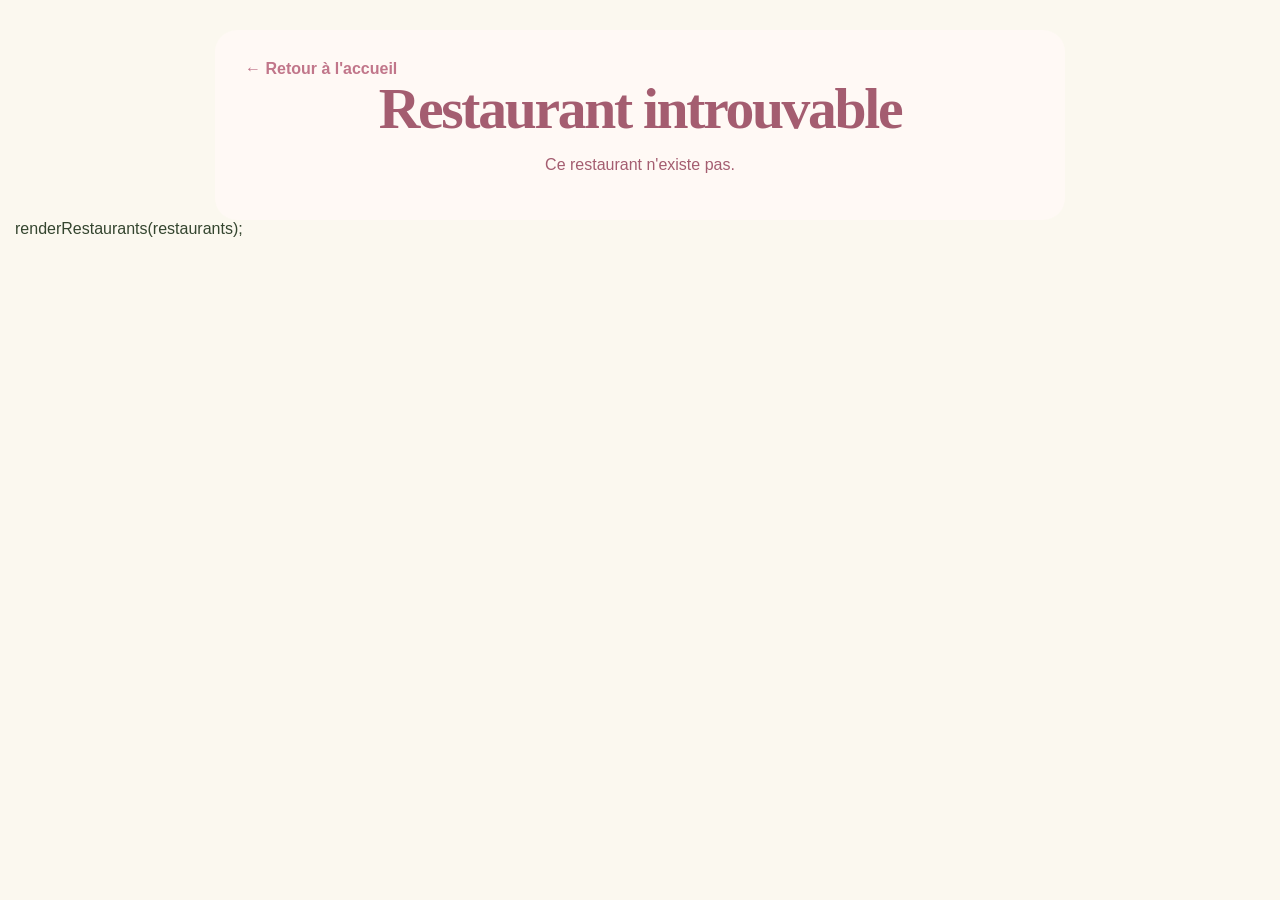
<file: restaurant.html>
<!DOCTYPE html>
<html lang="fr">
<head>
    <meta charset="UTF-8">
    <meta name="viewport" content="width=device-width, initial-scale=1.0">
    <title>Food Mood - Restaurant</title>

    <link rel="stylesheet" href="style.css">

    <style>
        body {
            background: #A2AC70;
            font-family: Arial, sans-serif;
            margin: 0;
            padding: 30px 15px;
        }

        .restaurant-container {
            max-width: 850px;
            margin: auto;
            background: #FFF9F5;
            padding: 30px;
            border-radius: 22px;
        }

        .back-link {
            color: #c1768a;
            text-decoration: none;
            font-weight: bold;
        }

        .restaurant-image {
            width: 100%;
            height: 280px;
            object-fit: cover;
            border-radius: 15px;
            margin-top: 20px;
        }

        h1 {
            color: #A45D70;
            margin-bottom: 8px;
        }

        .address {
            color: #666;
            margin-bottom: 20px;
        }

        .demo-warning {
            background: #fff0d9;
            color: #80551d;
            padding: 12px;
            border-radius: 10px;
            margin: 20px 0;
        }

        .menu-category {
            margin-top: 25px;
        }

        .menu-category h2 {
            color: #A45D70;
            border-bottom: 2px solid #A2AC70;
            padding-bottom: 8px;
        }

        .menu-item {
            display: flex;
            justify-content: space-between;
            padding: 12px 5px;
            border-bottom: 1px solid #eee;
        }

        .price {
            color: #718047;
            font-weight: bold;
        }

        .map-button {
            display: inline-block;
            background: #A2AC70;
            color: white;
            padding: 13px 20px;
            border-radius: 10px;
            text-decoration: none;
            margin-top: 20px;
        }

        .error-message {
            text-align: center;
            color: #A45D70;
        }
    </style>
</head>

<body>

    <main class="restaurant-container">

        <a href="accueil.html" class="back-link">
            ← Retour à l'accueil
        </a>

        <div id="restaurantDetails">
            Chargement...
        </div>

    </main>

    <script src="script.js"></script>

    <script>
        const params = new URLSearchParams(window.location.search);
        const restaurantId = Number(params.get("id"));

        const restaurant = restaurants.find(r => r.id === restaurantId);

        const details = document.getElementById("restaurantDetails");

        if (!restaurant) {
            details.innerHTML = `
                <div class="error-message">
                    <h1>Restaurant introuvable</h1>
                    <p>Ce restaurant n'existe pas.</p>
                </div>
            `;
        } else {

            let menuHTML = "";

            restaurant.menu.forEach(category => {
                menuHTML += `
                    <div class="menu-category">
                        <h2>${category.category}</h2>
                `;

                category.items.forEach(item => {
                    menuHTML += `
                        <div class="menu-item">
                            <span>${item.name}</span>
                            <span class="price">
                                ${Number(item.price).toFixed(3)} DT
                            </span>
                        </div>
                    `;
                });

                menuHTML += `</div>`;
            });

            details.innerHTML = `
                <img
                    src="${restaurant.image}"
                    alt="${restaurant.name}"
                    class="restaurant-image"
                >

                <h1>${restaurant.name}</h1>

                <p class="address">
                    📍 ${restaurant.address}
                </p>

                ${restaurant.isDemoMenu ? `
                    <div class="demo-warning">
                        ⚠️ Menu de démonstration :
                        les plats et les prix sont fictifs.
                    </div>
                ` : ""}

                <h2>Notre menu</h2>

                ${menuHTML}

                <a
                    class="map-button"
                    href="https://www.google.com/maps/search/?api=1&query=${encodeURIComponent(restaurant.name + " " + restaurant.address)}"
                    target="_blank"
                >
                    📍 Voir sur Google Maps
                </a>
            `;
        }
    </script>

</body>
</html>
renderRestaurants(restaurants);
</file>
<file: style.css>
:root {
  --olive: #9ba873;
  --olive-dark: #34452f;
  --olive-deep: #253d34;
  --pink: #f6dcd8;
  --pink-strong: #f2b5b4;
  --cream: #fbf8ef;
  --paper: #f4f0e5;
  --line: #e5dfd0;
  --muted: #777c68;
  --shadow: 0 12px 30px rgba(57, 64, 42, .08);
}

* {
  box-sizing: border-box;
}

html {
  scroll-behavior: smooth;
  scroll-padding-top: 90px;
}

body {
  margin: 0;
  background: var(--cream);
  color: var(--olive-dark);
  font-family: "DM Sans", sans-serif;
}

a {
  color: inherit;
  text-decoration: none;
}

button, input, select, textarea {
  font: inherit;
}

button {
  cursor: pointer;
}

.topbar {
  height: 86px;
  display: flex;
  align-items: center;
  justify-content: space-between;
  gap: 24px;
  padding: 10px clamp(20px, 5vw, 76px);
  background: var(--olive);
  position: sticky;
  top: 0;
  z-index: 10;
  box-shadow: 0 3px 12px #35442a12;
}

.brand {
  display: flex;
  align-items: center;
  width: 205px;
  height: 66px;
  overflow: hidden;
  flex-shrink: 0;
}

.brand img {
  width: 100%;
  height: 100%;
  object-fit: contain;
  mix-blend-mode: multiply;
}

nav {
  display: flex;
  align-items: center;
  gap: clamp(12px, 3vw, 38px);
}

.nav-link {
  display: flex;
  align-items: center;
  gap: 8px;
  font-size: 14px;
  font-weight: 700;
  color: #fffdf5;
  padding: 12px 14px;
  border-radius: 30px;
}

.nav-link.active,
.nav-link:hover {
  background: var(--pink);
  color: var(--olive-dark);
}

.profile-btn {
  border: 0;
  background: #f8e5df;
  color: var(--olive-dark);
  width: 42px;
  height: 42px;
  border-radius: 50%;
  font-size: 25px;
  flex-shrink: 0;
}

.header-actions {
  display: flex;
  align-items: center;
  gap: 10px;
}

.hero {
  min-height: 340px;
  position: relative;
  overflow: hidden;
  display: flex;
  align-items: center;
  padding: 50px clamp(24px, 9vw, 140px);
  background: #f4eddb;
}

.hero-copy {
  position: relative;
  z-index: 2;
  max-width: 620px;
}

.eyebrow {
  color: #8c9a61;
  font-size: 11px;
  font-weight: 700;
  letter-spacing: .16em;
  margin: 0 0 12px;
}

h1, h2, h3 {
  font-family: "Fraunces", Georgia, serif;
  color: var(--olive-deep);
  margin: 0;
  line-height: 1.08;
}

h1 {
  font-size: clamp(36px, 4.5vw, 62px);
  letter-spacing: -.04em;
}

.hero-subtitle {
  font-size: 18px;
  margin: 16px 0 25px;
}

.hero-image {
  position: absolute;
  inset: 0 0 0 48%;
  background:
    linear-gradient(90deg, #f4eddb 0%, #f4eddb1c 35%),
    url("https://images.unsplash.com/photo-1512621776951-a57141f2eefd?auto=format&fit=crop&w=1400&q=85") center/cover;
}

.hero-doodle {
  position: absolute;
  right: 7%;
  top: 30%;
  color: var(--olive-dark);
  font-family: "Fraunces", serif;
  font-size: 23px;
  line-height: 1.2;
  transform: rotate(7deg);
}

.primary-btn,
.search-btn {
  border: 0;
  border-radius: 999px;
  padding: 14px 22px;
  background: var(--olive);
  color: white;
  font-weight: 700;
  display: inline-flex;
  align-items: center;
  justify-content: center;
  gap: 18px;
  transition: transform .18s, background .18s;
}

.primary-btn:hover,
.search-btn:hover {
  transform: translateY(-2px);
  background: #7e8e58;
}

.section {
  padding: 64px clamp(20px, 7vw, 100px);
}

.section-heading,
.results-heading {
  display: flex;
  align-items: end;
  justify-content: space-between;
  gap: 20px;
  margin-bottom: 25px;
}

h2 {
  font-size: clamp(28px, 3vw, 38px);
}

.section-note {
  color: var(--muted);
  margin: 0 0 5px;
  font-size: 14px;
}

.mood-grid {
  display: grid;
  grid-template-columns: repeat(6, minmax(0, 1fr));
  gap: 12px;
}

.mood-card {
  min-height: 125px;
  border: 2px solid transparent;
  border-radius: 17px;
  padding: 16px 8px;
  background: #e5e4c9;
  color: var(--olive-dark);
  display: flex;
  flex-direction: column;
  align-items: center;
  justify-content: center;
  gap: 13px;
  font-weight: 700;
  transition: .2s;
}

.mood-card:nth-child(even) {
  background: var(--pink);
}

.mood-card:hover {
  transform: translateY(-3px);
}

.mood-card.selected {
  border-color: var(--olive-dark);
  box-shadow: 0 0 0 3px #9ba87330;
}

.mood-icon {
  font-size: 31px;
  line-height: 1;
}

.filters {
  display: grid;
  grid-template-columns: 1.7fr 1fr auto;
  gap: 14px;
  margin: 24px 0 52px;
}

.input-wrap {
  display: flex;
  align-items: center;
  gap: 12px;
  min-width: 0;
  padding: 0 18px;
  border: 1px solid #8d9871;
  border-radius: 999px;
  background: #fffdf8;
  min-height: 54px;
}

.input-wrap > span {
  font-size: 20px;
}

.input-wrap input,
.input-wrap select {
  width: 100%;
  min-width: 0;
  border: 0;
  outline: 0;
  background: transparent;
  color: var(--olive-dark);
}

.input-wrap select {
  appearance: auto;
}

.search-btn {
  min-width: 190px;
}

.results-heading {
  margin-bottom: 22px;
}

.result-count {
  color: var(--muted);
  font-size: 13px;
  white-space: nowrap;
}

.restaurant-grid {
  display: grid;
  grid-template-columns: repeat(3, minmax(0, 1fr));
  gap: 20px;
}

.restaurant-card {
  border: 1px solid var(--line);
  border-radius: 16px;
  overflow: hidden;
  background: #fffdf8;
  box-shadow: var(--shadow);
  transition: transform .2s;
}

.restaurant-card:hover {
  transform: translateY(-4px);
}

/* IMAGE ET BOUTON FAVORI */

.restaurant-photo {
  height: 190px;
  position: relative;
  overflow: hidden;
  background: #e7e0cf;
}

.restaurant-photo img {
  width: 100%;
  height: 100%;
  object-fit: cover;
  display: block;
}

.favorite {
  position: absolute;
  top: 12px;
  right: 12px;
  z-index: 2;
  border: 0;
  width: 42px;
  height: 42px;
  border-radius: 50%;
  background: #ffffffed;
  color: #c66b78;
  font-size: 26px;
  display: grid;
  place-items: center;
  box-shadow: 0 3px 12px #0002;
  transition: transform .2s, background .2s;
}

.favorite:hover {
  transform: scale(1.12);
  background: white;
}

.favorite[aria-pressed="true"] {
  color: #d94f69;
}

/* INFORMATIONS RESTAURANT */

.restaurant-info {
  padding: 17px;
}

.restaurant-info > span {
  display: inline-block;
  color: var(--muted);
  font-size: 12px;
  margin-bottom: 9px;
}

.restaurant-title-row {
  display: flex;
  justify-content: space-between;
  align-items: start;
  gap: 12px;
}

.restaurant-title-row h3 {
  font-size: 22px;
}

.price {
  color: #c77569;
  font-weight: 700;
  white-space: nowrap;
}

.location {
  color: var(--muted);
  font-size: 13px;
  margin: 9px 0;
}

.rating {
  font-size: 13px;
  margin: 10px 0 16px;
}

.stars,
.review-stars {
  color: #d18a3c;
  letter-spacing: 2px;
}

.card-actions {
  display: flex;
  gap: 8px;
  margin-top: 14px;
}

.card-actions a {
  flex: 1;
  text-align: center;
  padding: 10px 8px;
  border-radius: 999px;
  font-size: 12px;
  font-weight: 700;
  background: var(--pink);
}

.card-actions a:last-child {
  background: var(--olive);
  color: white;
}

.empty-state,
.empty-message {
  grid-column: 1 / -1;
  padding: 32px;
  background: white;
  border: 1px solid var(--line);
  border-radius: 16px;
  text-align: center;
  color: var(--muted);
}

.demo-note {
  color: var(--muted);
  font-size: 12px;
  margin-top: 18px;
}

/* SECTION MES FAVORIS */

.favorites-section {
  background: var(--soft);
}

.favorites-section .section-heading {
  margin-bottom: 25px;
}

/* AVIS CLIENTS */

.review-section {
  background: #f2eee3;
}

.review-layout {
  display: grid;
  grid-template-columns: 1.15fr 1fr;
  gap: 18px;
}

.review-card {
  background: #fffdf8;
  border: 1px solid var(--line);
  border-radius: 18px;
  padding: 23px;
}

.featured-review {
  display: flex;
  flex-direction: column;
  justify-content: center;
  min-height: 220px;
}

.review-quote {
  font-family: "Fraunces", Georgia, serif;
  font-size: 25px;
  line-height: 1.35;
  margin: 15px 0 25px;
}

.review-author {
  display: flex;
  align-items: center;
  gap: 11px;
}

.avatar {
  display: grid;
  place-items: center;
  width: 38px;
  height: 38px;
  border-radius: 50%;
  background: var(--pink);
  font-weight: 700;
}

.review-author small,
.review-card small {
  display: block;
  color: var(--muted);
  font-size: 12px;
  margin-top: 4px;
}

.review-side {
  display: grid;
  gap: 14px;
}

.review-side .review-card p {
  margin-bottom: 0;
  color: var(--muted);
  font-size: 14px;
}

.review-form {
  background: #fffdf8;
  border: 1px solid var(--line);
  border-radius: 18px;
  padding: 24px;
  margin-top: 22px;
}

.review-form h3 {
  font-size: 25px;
  margin-bottom: 17px;
}

.form-row {
  display: grid;
  grid-template-columns: 1fr 1fr;
  gap: 12px;
}

.review-form input,
.review-form select,
.review-form textarea {
  width: 100%;
  border: 1px solid var(--line);
  border-radius: 11px;
  padding: 13px;
  margin-bottom: 12px;
  background: #fffefa;
  color: var(--olive-dark);
}

.review-form textarea {
  resize: vertical;
}

.form-message {
  color: #4c7046;
  font-size: 13px;
}

.new-reviews {
  display: grid;
  grid-template-columns: repeat(2, minmax(0, 1fr));
  gap: 14px;
  margin-top: 16px;
}

/* MES POINTS */

.points-section {
  padding-top: 56px;
  padding-bottom: 70px;
}

.points-panel {
  display: grid;
  grid-template-columns: 1.4fr .8fr;
  align-items: center;
  gap: 30px;
  padding: clamp(24px, 5vw, 56px);
  background: var(--olive-dark);
  color: #fffdf5;
  border-radius: 26px;
}

.points-panel h2 {
  color: #fff7ed;
}

.points-copy > p:not(.eyebrow) {
  max-width: 520px;
  color: #e4e8d7;
  line-height: 1.7;
}

.points-copy .eyebrow {
  color: #f2b5b4;
}

.points-card {
  padding: 28px;
  border-radius: 20px;
  background: #fff8ed;
  color: var(--olive-dark);
  text-align: center;
  box-shadow: 0 12px 32px #1113;
}

.points-star {
  color: #d58b7e;
  font-size: 32px;
}

.points-card p {
  letter-spacing: .15em;
  font-size: 11px;
  font-weight: 700;
}

.points-card strong {
  display: block;
  font-family: "Fraunces", serif;
  font-size: 65px;
  line-height: 1.1;
}

.points-card > span:not(.points-star) {
  font-size: 13px;
  color: var(--muted);
}

.progress {
  height: 8px;
  background: #e9e2d5;
  border-radius: 99px;
  margin: 22px 0 10px;
  overflow: hidden;
}

.progress span {
  display: block;
  height: 100%;
  width: 0%;
  background: var(--pink-strong);
  transition: width .2s;
}

/* FOOTER */

footer {
  display: flex;
  justify-content: space-between;
  align-items: center;
  gap: 16px;
  padding: 26px clamp(20px, 7vw, 100px);
  background: #e8e5d2;
  color: var(--muted);
  font-size: 13px;
}

.footer-brand {
  font-family: "Fraunces", serif;
  font-size: 20px;
  color: var(--olive-dark);
}

/* DIALOGUES */

.profile-dialog {
  border: 0;
  border-radius: 22px;
  max-width: 440px;
  padding: 34px;
  color: var(--olive-dark);
  background: var(--cream);
  box-shadow: 0 20px 70px #0004;
}

.profile-dialog::backdrop {
  background: #26312699;
}

.profile-dialog h2 {
  margin-bottom: 14px;
}

.profile-dialog p:not(.eyebrow) {
  line-height: 1.65;
  color: var(--muted);
}

.dialog-close {
  float: right;
  border: 0;
  background: var(--pink);
  width: 34px;
  height: 34px;
  border-radius: 50%;
  font-size: 22px;
}

/* PARAMÈTRES DES THÈMES */

.theme-options {
  display: grid;
  grid-template-columns: 1fr;
  gap: 10px;
  margin: 20px 0;
}

.theme-options button {
  width: 100%;
  min-height: 45px;
  padding: 12px 15px;
  border: 1px solid var(--line);
  border-radius: 12px;
  background: var(--paper);
  color: var(--olive-dark);
  text-align: left;
  font-weight: 700;
  cursor: pointer;
  transition: .2s;
}

.theme-options button:hover {
  transform: translateY(-2px);
  border-color: var(--olive);
}

.theme-options button.active {
  border: 2px solid var(--olive);
  background: var(--pink);
}

#settingsDialog {
  background: var(--surface);
  color: var(--olive-dark);
}

#settingsDialog p {
  color: var(--muted);
}

#settingsDialog .dialog-close {
  background: var(--pink);
  color: var(--olive-dark);
}


/* =====================================
   LES 5 THÈMES FOOD MOOD
===================================== */

/* THÈME CLAIR */

html[data-theme="light"] {
  --olive: #9ba873;
  --olive-dark: #34452f;
  --olive-deep: #253d34;
  --pink: #f6dcd8;
  --pink-strong: #f2b5b4;
  --cream: #fbf8ef;
  --paper: #f4f0e5;
  --line: #e5dfd0;
  --muted: #777c68;
  --surface: #fffdf8;
  --soft: #f2eee3;
  --hero-bg: #f4eddb;
  --header-text: #fffdf5;
  --points-bg: #34452f;
}

/* THÈME SOMBRE */

html[data-theme="dark"] {
  --olive: #849b75;
  --olive-dark: #dce6d5;
  --olive-deep: #f3f4ec;
  --pink: #493b45;
  --pink-strong: #bd8299;
  --cream: #191f1c;
  --paper: #252e29;
  --line: #414d45;
  --muted: #b7c2b8;
  --surface: #29332d;
  --soft: #222a25;
  --hero-bg: #252e29;
  --header-text: #ffffff;
  --points-bg: #303d34;
}

/* THÈME ROSE */

html[data-theme="pink"] {
  --olive: #d98fa5;
  --olive-dark: #a95773;
  --olive-deep: #60394b;
  --pink: #f8dce5;
  --pink-strong: #e9a9bf;
  --cream: #fff5f7;
  --paper: #fbe8ee;
  --line: #efd0da;
  --muted: #8d6877;
  --surface: #fffdfd;
  --soft: #fcebf0;
  --hero-bg: #fbe8ee;
  --header-text: #ffffff;
  --points-bg: #a95773;
}

/* THÈME BLEU */

html[data-theme="blue"] {
  --olive: #82a9c8;
  --olive-dark: #507b9e;
  --olive-deep: #29465e;
  --pink: #dcebf5;
  --pink-strong: #a8cbe3;
  --cream: #f3f8fc;
  --paper: #e8f1f8;
  --line: #d1e0eb;
  --muted: #657f93;
  --surface: #ffffff;
  --soft: #eaf2f8;
  --hero-bg: #e8f1f8;
  --header-text: #ffffff;
  --points-bg: #507b9e;
}

/* THÈME BEIGE */

html[data-theme="beige"] {
  --olive: #b79a72;
  --olive-dark: #8b6d49;
  --olive-deep: #51402f;
  --pink: #ead9c5;
  --pink-strong: #d8b995;
  --cream: #faf4e9;
  --paper: #f1e7d8;
  --line: #e4d6c3;
  --muted: #81715f;
  --surface: #fffdf8;
  --soft: #f5ecdf;
  --hero-bg: #f1e7d8;
  --header-text: #ffffff;
  --points-bg: #8b6d49;
}


/* =====================================
   APPLICATION DES COULEURS
===================================== */

body {
  background: var(--cream) !important;
  color: var(--olive-dark);
  transition: background .25s, color .25s;
}

.topbar {
  background: var(--olive) !important;
}

.nav-link {
  color: var(--header-text);
}

.nav-link.active,
.nav-link:hover {
  background: var(--pink) !important;
  color: var(--olive-dark) !important;
}

.profile-btn {
  background: var(--pink) !important;
  color: var(--olive-dark);
}

.hero {
  background: var(--hero-bg) !important;
}

.hero-image {
  background-image:
    linear-gradient(
      90deg,
      var(--hero-bg) 0%,
      transparent 65%
    ),
    url("https://images.unsplash.com/photo-1512621776951-a57141f2eefd?auto=format&fit=crop&w=1400&q=85") !important;
}

h1, h2, h3 {
  color: var(--olive-deep);
}

.eyebrow {
  color: var(--olive-dark);
}

.section-note,
.result-count,
.demo-note,
.location {
  color: var(--muted);
}

.mood-card {
  background: var(--paper) !important;
  color: var(--olive-dark) !important;
  border-color: var(--line);
}

.mood-card:nth-child(even) {
  background: var(--pink) !important;
}

.mood-card.selected {
  border-color: var(--olive) !important;
}

.filters .input-wrap {
  background: var(--surface) !important;
  border-color: var(--line);
}

.input-wrap input,
.input-wrap select {
  color: var(--olive-dark);
}

.restaurant-card,
.review-card,
.review-form,
.profile-dialog {
  background: var(--surface) !important;
  color: var(--olive-dark);
  border-color: var(--line);
}

.restaurant-info p,
.review-card p {
  color: var(--muted);
}

.card-actions a {
  background: var(--pink) !important;
  color: var(--olive-dark);
}

.card-actions a:last-child {
  background: var(--olive) !important;
  color: white;
}

.primary-btn,
.search-btn {
  background: var(--olive) !important;
  color: white !important;
}

.primary-btn:hover,
.search-btn:hover {
  filter: brightness(.92);
}

.review-section {
  background: var(--soft) !important;
}

.favorites-section {
  background: var(--soft) !important;
}

.review-form input,
.review-form select,
.review-form textarea {
  background: var(--cream) !important;
  color: var(--olive-dark);
  border-color: var(--line);
}

.avatar {
  background: var(--pink);
  color: var(--olive-dark);
}

.points-panel {
  background: var(--points-bg) !important;
}

.points-card {
  background: var(--surface) !important;
  color: var(--olive-dark);
}

.points-card strong {
  color: var(--olive-deep);
}

.progress {
  background: var(--line);
}

.progress span {
  background: var(--pink-strong);
}

footer {
  background: var(--paper) !important;
  color: var(--muted);
}

.footer-brand {
  color: var(--olive-dark);
}

.empty-state,
.empty-message {
  background: var(--surface);
  color: var(--olive-dark);
  border-color: var(--line);
}

.profile-dialog::backdrop {
  background: rgba(0, 0, 0, .55);
}


/* =====================================
   RESPONSIVE - TABLETTE
===================================== */

@media (max-width: 900px) {

  .topbar {
    padding-inline: 20px;
    gap: 10px;
  }

  .brand {
    width: 150px;
  }

  .nav-link {
    padding: 10px;
  }

  .nav-link span {
    display: none;
  }

  .hero {
    padding: 45px 28px;
  }

  .hero-image {
    left: 43%;
    opacity: .75;
  }

  .hero-doodle {
    display: none;
  }

  .mood-grid {
    grid-template-columns: repeat(3, minmax(0, 1fr));
  }

  .restaurant-grid {
    grid-template-columns: repeat(2, minmax(0, 1fr));
  }

  .filters {
    grid-template-columns: 1fr 1fr;
  }

  .search-btn {
    grid-column: 1 / -1;
  }
}


/* =====================================
   RESPONSIVE - TÉLÉPHONE
===================================== */

@media (max-width: 580px) {

  .topbar {
    height: 72px;
  }

  .brand {
    width: 115px;
    height: 54px;
  }

  nav {
    gap: 2px;
  }

  .nav-link {
    font-size: 12px;
    padding: 9px;
  }

  .profile-btn {
    width: 34px;
    height: 34px;
    font-size: 20px;
  }

  .hero {
    min-height: 340px;
    padding: 36px 22px;
    align-items: start;
  }

  .hero-copy {
    max-width: 100%;
  }

  .hero-image {
    inset: 145px 0 0 0;
    opacity: .8;
    background-image:
      linear-gradient(180deg, #f4eddb 0%, #f4eddb00 30%),
      url("https://images.unsplash.com/photo-1512621776951-a57141f2eefd?auto=format&fit=crop&w=1000&q=80");
  }

  .hero-subtitle {
    font-size: 15px;
  }

  .section {
    padding: 42px 18px;
  }

  .section-heading {
    display: block;
  }

  .section-note {
    margin-top: 12px;
  }

  .mood-grid {
    grid-template-columns: repeat(2, minmax(0, 1fr));
    gap: 9px;
  }

  .mood-card {
    min-height: 105px;
    font-size: 13px;
  }

  .filters {
    grid-template-columns: 1fr;
  }

  .search-btn {
    grid-column: auto;
  }

  .restaurant-grid {
    grid-template-columns: 1fr;
  }

  .restaurant-photo {
    height: 210px;
  }

  .results-heading {
    align-items: start;
  }

  .review-layout,
  .points-panel,
  .new-reviews {
    grid-template-columns: 1fr;
  }

  .form-row {
    grid-template-columns: 1fr;
    gap: 0;
  }

  footer {
    flex-wrap: wrap;
  }
}
/* SÉCURITÉ ET DÉCONNEXION */

.settings-divider {
    border: 0;
    border-top: 1px solid var(--line);
    margin: 24px 0;
}

.settings-subtitle {
    font-size: 21px;
    margin-bottom: 15px;
}

.password-form {
    display: flex;
    flex-direction: column;
    gap: 10px;
}

.password-form label {
    font-size: 13px;
    font-weight: 700;
    color: var(--olive-dark);
}

.password-form input {
    width: 100%;
    padding: 13px;
    border: 1px solid var(--line);
    border-radius: 12px;
    background: var(--cream);
    color: var(--olive-dark);
    outline: none;
}

.password-form input:focus {
    border-color: var(--olive);
}

.password-form .primary-btn {
    margin-top: 8px;
    width: 100%;
}

.logout-btn {
    width: 100%;
    padding: 13px;
    border: 1px solid #d98b8b;
    border-radius: 12px;
    background: #f8e5e5;
    color: #a44242;
    font-weight: 700;
    transition: .2s;
}

.logout-btn:hover {
    background: #f2d2d2;
    transform: translateY(-2px);
}

/* =====================================
   SECTION RÉSERVATION
===================================== */

.reservation-form {
    max-width: 650px;
    margin: 30px auto;
    padding: 30px;
    background: var(--cream);
    border: 1px solid var(--line);
    border-radius: 22px;
    display: flex;
    flex-direction: column;
    gap: 12px;
}

.reservation-form label {
    color: var(--olive-dark);
    font-weight: 700;
    font-size: 14px;
}

.reservation-form input,
.reservation-form select,
.reservation-form textarea {
    width: 100%;
    padding: 13px;
    border: 1px solid var(--line);
    border-radius: 11px;
    background: var(--paper);
    color: var(--olive-dark);
    font-family: inherit;
    font-size: 14px;
}

.reservation-form input:focus,
.reservation-form select:focus,
.reservation-form textarea:focus {
    outline: none;
    border-color: var(--olive);
}

.reservation-fields {
    display: grid;
    grid-template-columns: 1fr 1fr;
    gap: 15px;
}

.reservation-fields > div {
    display: flex;
    flex-direction: column;
    gap: 12px;
}

.reservation-form button {
    width: 100%;
    margin-top: 10px;
}

.reserve-btn {
    padding: 10px 15px;
    border: none;
    border-radius: 10px;
    background: var(--pink);
    color: var(--olive-dark);
    font-weight: 700;
    cursor: pointer;
}

.reserve-btn:hover {
    background: var(--pink-strong);
}

@media (max-width: 600px) {
    .reservation-form {
        padding: 20px;
    }

    .reservation-fields {
        grid-template-columns: 1fr;
    }
}

.footer-social {
    text-align: center;
    padding: 30px 15px;
}

.footer-social h3 {
    color: var(--olive-dark);
    margin-bottom: 10px;
}

.footer-social p {
    margin-bottom: 18px;
    color: var(--muted);
}

.social-links {
    display: flex;
    justify-content: center;
    gap: 15px;
    flex-wrap: wrap;
}

.social-links a {
    text-decoration: none;
    color: var(--olive-dark);
    background: var(--pink);
    padding: 12px 22px;
    border-radius: 25px;
    font-weight: bold;
    transition: 0.3s;
}

.social-links a:hover {
    background: var(--olive);
    transform: translateY(-3px);
}
.user-profile-settings {
    display: flex;
    flex-direction: column;
    gap: 12px;
    margin: 20px 0;
}

.profile-photo-container {
    display: flex;
    justify-content: center;
    margin: 10px 0;
}

.profile-photo-container img {
    width: 115px;
    height: 115px;
    border-radius: 50%;
    object-fit: cover;
    border: 3px solid var(--olive, #9ba873);
}

.user-profile-settings input {
    width: 100%;
}

.user-profile-settings label.primary-btn {
    text-align: center;
    cursor: pointer;
}
</file>
